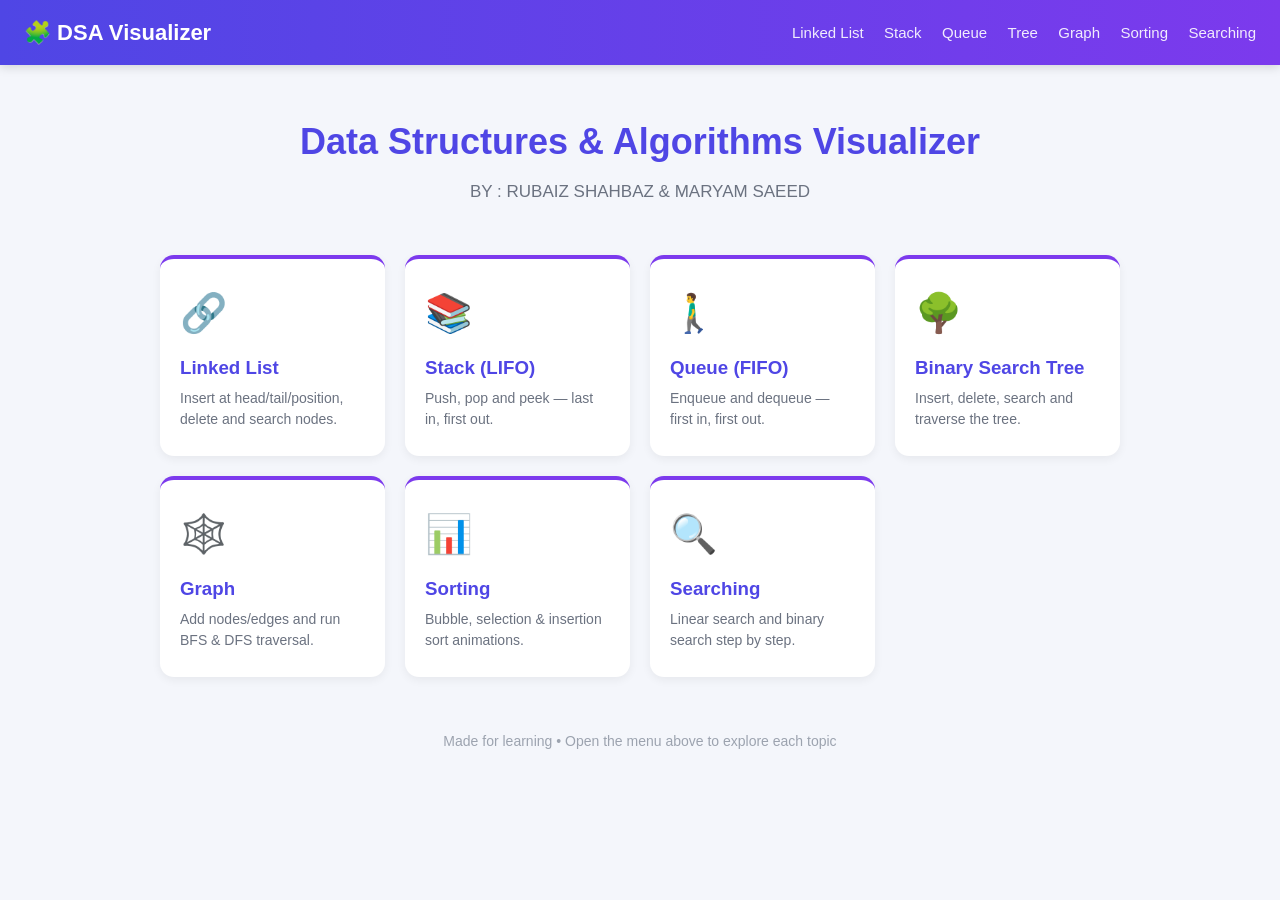
<file: index.html>
<!DOCTYPE html>
<html lang="en">
<head>
  <meta charset="UTF-8" />
  <meta name="viewport" content="width=device-width, initial-scale=1.0" />
  <title>DSA Visualizer | Home</title>
  <link rel="stylesheet" href="css/style.css" />
</head>
<body>

  <nav class="navbar">
    <a href="index.html" class="logo">🧩 DSA Visualizer</a>
    <div class="links">
      <a href="pages/linkedlist.html">Linked List</a>
      <a href="pages/stack.html">Stack</a>
      <a href="pages/queue.html">Queue</a>
      <a href="pages/tree.html">Tree</a>
      <a href="pages/graph.html">Graph</a>
      <a href="pages/sorting.html">Sorting</a>
      <a href="pages/searching.html">Searching</a>
    </div>
  </nav>

  <section class="hero">
    <h1>Data Structures &amp; Algorithms Visualizer</h1>
    <p>
      BY : RUBAIZ SHAHBAZ & MARYAM SAEED
    </p>
  </section>

  <div class="container">
    <div class="card-grid">

      <a class="card" href="pages/linkedlist.html">
        <div class="icon">🔗</div>
        <h3>Linked List</h3>
        <p>Insert at head/tail/position, delete and search nodes.</p>
      </a>

      <a class="card" href="pages/stack.html">
        <div class="icon">📚</div>
        <h3>Stack (LIFO)</h3>
        <p>Push, pop and peek — last in, first out.</p>
      </a>

      <a class="card" href="pages/queue.html">
        <div class="icon">🚶‍♂️</div>
        <h3>Queue (FIFO)</h3>
        <p>Enqueue and dequeue — first in, first out.</p>
      </a>

      <a class="card" href="pages/tree.html">
        <div class="icon">🌳</div>
        <h3>Binary Search Tree</h3>
        <p>Insert, delete, search and traverse the tree.</p>
      </a>

      <a class="card" href="pages/graph.html">
        <div class="icon">🕸️</div>
        <h3>Graph</h3>
        <p>Add nodes/edges and run BFS &amp; DFS traversal.</p>
      </a>

      <a class="card" href="pages/sorting.html">
        <div class="icon">📊</div>
        <h3>Sorting</h3>
        <p>Bubble, selection &amp; insertion sort animations.</p>
      </a>

      <a class="card" href="pages/searching.html">
        <div class="icon">🔍</div>
        <h3>Searching</h3>
        <p>Linear search and binary search step by step.</p>
      </a>

    </div>
  </div>

  <footer class="footer">
    Made for learning • Open the menu above to explore each topic
  </footer>

</body>
</html>
</file>
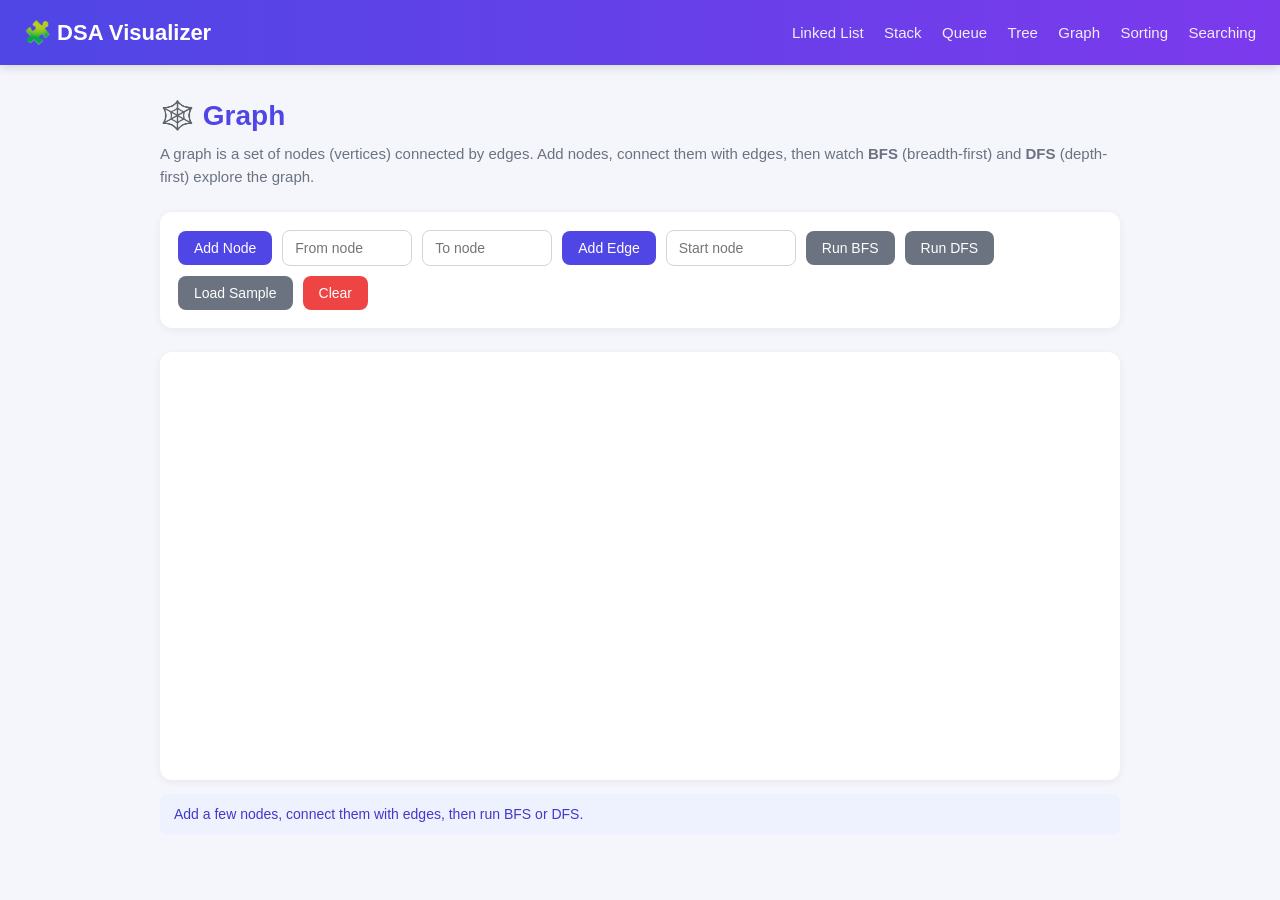
<file: pages/graph.html>
<!DOCTYPE html>
<html lang="en">
<head>
  <meta charset="UTF-8" />
  <meta name="viewport" content="width=device-width, initial-scale=1.0" />
  <title>Graph | DSA Visualizer</title>
  <link rel="stylesheet" href="../css/style.css" />
</head>
<body>

  <nav class="navbar">
    <a href="../index.html" class="logo">🧩 DSA Visualizer</a>
    <div class="links">
      <a href="linkedlist.html">Linked List</a>
      <a href="stack.html">Stack</a>
      <a href="queue.html">Queue</a>
      <a href="tree.html">Tree</a>
      <a href="graph.html">Graph</a>
      <a href="sorting.html">Sorting</a>
      <a href="searching.html">Searching</a>
    </div>
  </nav>

  <div class="container">
    <h1 class="page-title">🕸️ Graph</h1>
    <p class="page-desc">
      A graph is a set of nodes (vertices) connected by edges. Add nodes, connect
      them with edges, then watch <b>BFS</b> (breadth-first) and <b>DFS</b>
      (depth-first) explore the graph.
    </p>

    <div class="controls">
      <button onclick="addNode()">Add Node</button>
      <input type="number" id="fromInput" placeholder="From node" />
      <input type="number" id="toInput" placeholder="To node" />
      <button onclick="addEdge()">Add Edge</button>
      <input type="number" id="startInput" placeholder="Start node" />
      <button class="secondary" onclick="runBFS()">Run BFS</button>
      <button class="secondary" onclick="runDFS()">Run DFS</button>
      <button class="secondary" onclick="loadSample()">Load Sample</button>
      <button class="danger" onclick="clearGraph()">Clear</button>
    </div>

    <div class="viz">
      <svg class="canvas" id="graphCanvas"></svg>
    </div>

    <div class="message" id="message">Add a few nodes, connect them with edges, then run BFS or DFS.</div>
  </div>

  <script src="../js/graph.js"></script>
</body>
</html>
</file>
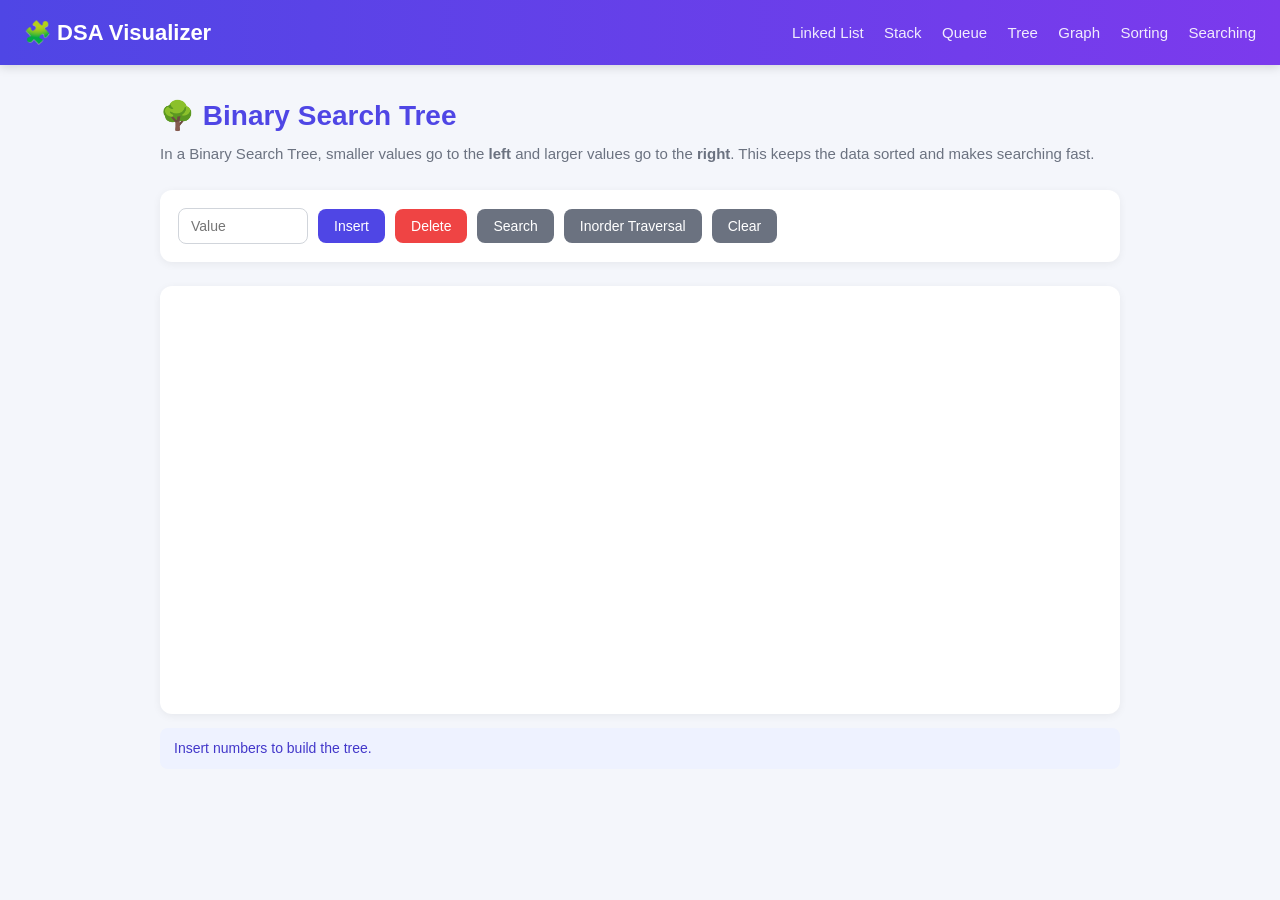
<file: pages/tree.html>
<!DOCTYPE html>
<html lang="en">
<head>
  <meta charset="UTF-8" />
  <meta name="viewport" content="width=device-width, initial-scale=1.0" />
  <title>Binary Search Tree | DSA Visualizer</title>
  <link rel="stylesheet" href="../css/style.css" />
</head>
<body>

  <nav class="navbar">
    <a href="../index.html" class="logo">🧩 DSA Visualizer</a>
    <div class="links">
      <a href="linkedlist.html">Linked List</a>
      <a href="stack.html">Stack</a>
      <a href="queue.html">Queue</a>
      <a href="tree.html">Tree</a>
      <a href="graph.html">Graph</a>
      <a href="sorting.html">Sorting</a>
      <a href="searching.html">Searching</a>
    </div>
  </nav>

  <div class="container">
    <h1 class="page-title">🌳 Binary Search Tree</h1>
    <p class="page-desc">
      In a Binary Search Tree, smaller values go to the <b>left</b> and larger
      values go to the <b>right</b>. This keeps the data sorted and makes
      searching fast.
    </p>

    <div class="controls">
      <input type="number" id="valueInput" placeholder="Value" />
      <button onclick="insertNode()">Insert</button>
      <button class="danger" onclick="deleteNode()">Delete</button>
      <button class="secondary" onclick="searchNode()">Search</button>
      <button class="secondary" onclick="inorder()">Inorder Traversal</button>
      <button class="secondary" onclick="clearTree()">Clear</button>
    </div>

    <div class="viz">
      <svg class="canvas" id="treeCanvas"></svg>
    </div>

    <div class="message" id="message">Insert numbers to build the tree.</div>
  </div>

  <script src="../js/tree.js"></script>
</body>
</html>
</file>
<file: css/style.css>
* {
  margin: 0;
  padding: 0;
  box-sizing: border-box;
}

body {
  font-family: "Segoe UI", Tahoma, Arial, sans-serif;
  background: #f4f6fb;
  color: #1f2937;
  line-height: 1.5;
  min-height: 100vh;
}


.navbar {
  background: linear-gradient(90deg, #4f46e5, #7c3aed);
  color: #ffffff;
  padding: 16px 24px;
  display: flex;
  align-items: center;
  justify-content: space-between;
  flex-wrap: wrap;
  gap: 10px;
  box-shadow: 0 2px 10px rgba(0, 0, 0, 0.15);
}

.navbar .logo {
  font-size: 22px;
  font-weight: bold;
  text-decoration: none;
  color: #ffffff;
}

.navbar .links a {
  color: #ffffff;
  text-decoration: none;
  margin-left: 16px;
  font-size: 15px;
  opacity: 0.9;
}

.navbar .links a:hover {
  opacity: 1;
  text-decoration: underline;
}


.container {
  max-width: 1000px;
  margin: 30px auto;
  padding: 0 20px;
}

.page-title {
  font-size: 28px;
  margin-bottom: 6px;
  color: #4f46e5;
}

.page-desc {
  color: #6b7280;
  margin-bottom: 24px;
  font-size: 15px;
}


.controls {
  background: #ffffff;
  border-radius: 12px;
  padding: 18px;
  box-shadow: 0 2px 8px rgba(0, 0, 0, 0.06);
  margin-bottom: 24px;
  display: flex;
  flex-wrap: wrap;
  gap: 10px;
  align-items: center;
}

input[type="number"],
input[type="text"] {
  padding: 9px 12px;
  border: 1px solid #d1d5db;
  border-radius: 8px;
  font-size: 14px;
  width: 130px;
}

input:focus {
  outline: none;
  border-color: #7c3aed;
}

button {
  padding: 9px 16px;
  border: none;
  border-radius: 8px;
  background: #4f46e5;
  color: #ffffff;
  font-size: 14px;
  cursor: pointer;
  transition: background 0.2s ease;
}

button:hover {
  background: #4338ca;
}

button.secondary {
  background: #6b7280;
}
button.secondary:hover {
  background: #4b5563;
}

button.danger {
  background: #ef4444;
}
button.danger:hover {
  background: #dc2626;
}

button:disabled {
  background: #c7c9d1;
  cursor: not-allowed;
}

/* ---- Visualization area ---- */
.viz {
  background: #ffffff;
  border-radius: 12px;
  padding: 24px;
  box-shadow: 0 2px 8px rgba(0, 0, 0, 0.06);
  min-height: 220px;
  overflow-x: auto;
}


.message {
  margin-top: 14px;
  padding: 10px 14px;
  border-radius: 8px;
  background: #eef2ff;
  color: #4338ca;
  font-size: 14px;
  min-height: 20px;
}


.node {
  display: inline-flex;
  align-items: center;
  justify-content: center;
  min-width: 56px;
  height: 56px;
  padding: 0 10px;
  background: #4f46e5;
  color: #ffffff;
  border-radius: 10px;
  font-weight: bold;
  font-size: 18px;
  transition: all 0.4s ease;
}


.node.new {
  animation: pop 0.4s ease;
}
@keyframes pop {
  0%   { transform: scale(0.2); opacity: 0; }
  100% { transform: scale(1);   opacity: 1; }
}


.node.highlight {
  background: #f59e0b;
}
.node.found {
  background: #10b981;
}


.linkedlist {
  display: flex;
  align-items: center;
  flex-wrap: wrap;
  gap: 4px;
}
.arrow {
  font-size: 24px;
  color: #7c3aed;
  margin: 0 4px;
}


.stack {
  display: flex;
  flex-direction: column-reverse;
  align-items: center;
  gap: 6px;
  border-left: 4px solid #9ca3af;
  border-right: 4px solid #9ca3af;
  border-bottom: 4px solid #9ca3af;
  width: 140px;
  margin: 0 auto;
  padding: 10px;
  border-radius: 0 0 8px 8px;
  min-height: 120px;
}
.stack .node {
  width: 110px;
}


.queue {
  display: flex;
  align-items: center;
  gap: 6px;
  flex-wrap: wrap;
}


.bars {
  display: flex;
  align-items: flex-end;
  gap: 6px;
  height: 280px;
  padding-top: 10px;
}
.bar {
  flex: 1;
  background: #4f46e5;
  border-radius: 6px 6px 0 0;
  color: #fff;
  font-size: 12px;
  text-align: center;
  padding-bottom: 4px;
  display: flex;
  align-items: flex-end;
  justify-content: center;
  transition: height 0.3s ease, background 0.3s ease;
}
.bar.compare { background: #f59e0b; }   
.bar.swap    { background: #ef4444; }  
.bar.sorted  { background: #10b981; }   
.bar.found   { background: #10b981; }  
.bar.range   { background: #a78bfa; }   


.hero {
  text-align: center;
  padding: 50px 20px 20px;
}
.hero h1 {
  font-size: 36px;
  color: #4f46e5;
  margin-bottom: 10px;
}
.hero p {
  color: #6b7280;
  font-size: 17px;
  max-width: 640px;
  margin: 0 auto;
}

.card-grid {
  display: grid;
  grid-template-columns: repeat(auto-fit, minmax(220px, 1fr));
  gap: 20px;
  margin-top: 10px;
}
.card {
  background: #ffffff;
  border-radius: 14px;
  padding: 26px 20px;
  text-decoration: none;
  color: inherit;
  box-shadow: 0 3px 10px rgba(0, 0, 0, 0.06);
  transition: transform 0.2s ease, box-shadow 0.2s ease;
  border-top: 4px solid #7c3aed;
}
.card:hover {
  transform: translateY(-5px);
  box-shadow: 0 8px 20px rgba(0, 0, 0, 0.12);
}
.card .icon { font-size: 38px; }
.card h3 { margin: 12px 0 6px; color: #4f46e5; }
.card p { color: #6b7280; font-size: 14px; }


svg.canvas {
  width: 100%;
  height: 380px;
  display: block;
}
.svg-node-circle { fill: #4f46e5; transition: fill 0.3s ease; }
.svg-node-circle.highlight { fill: #f59e0b; }
.svg-node-circle.found { fill: #10b981; }
.svg-node-text { fill: #ffffff; font-weight: bold; font-size: 14px; }
.svg-edge { stroke: #9ca3af; stroke-width: 2; }


.footer {
  text-align: center;
  padding: 24px;
  color: #9ca3af;
  font-size: 14px;
}


.legend {
  font-size: 13px;
  color: #6b7280;
  margin-top: 10px;
}
.legend span {
  display: inline-block;
  width: 12px;
  height: 12px;
  border-radius: 3px;
  margin: 0 4px 0 12px;
  vertical-align: middle;
}
</file>
